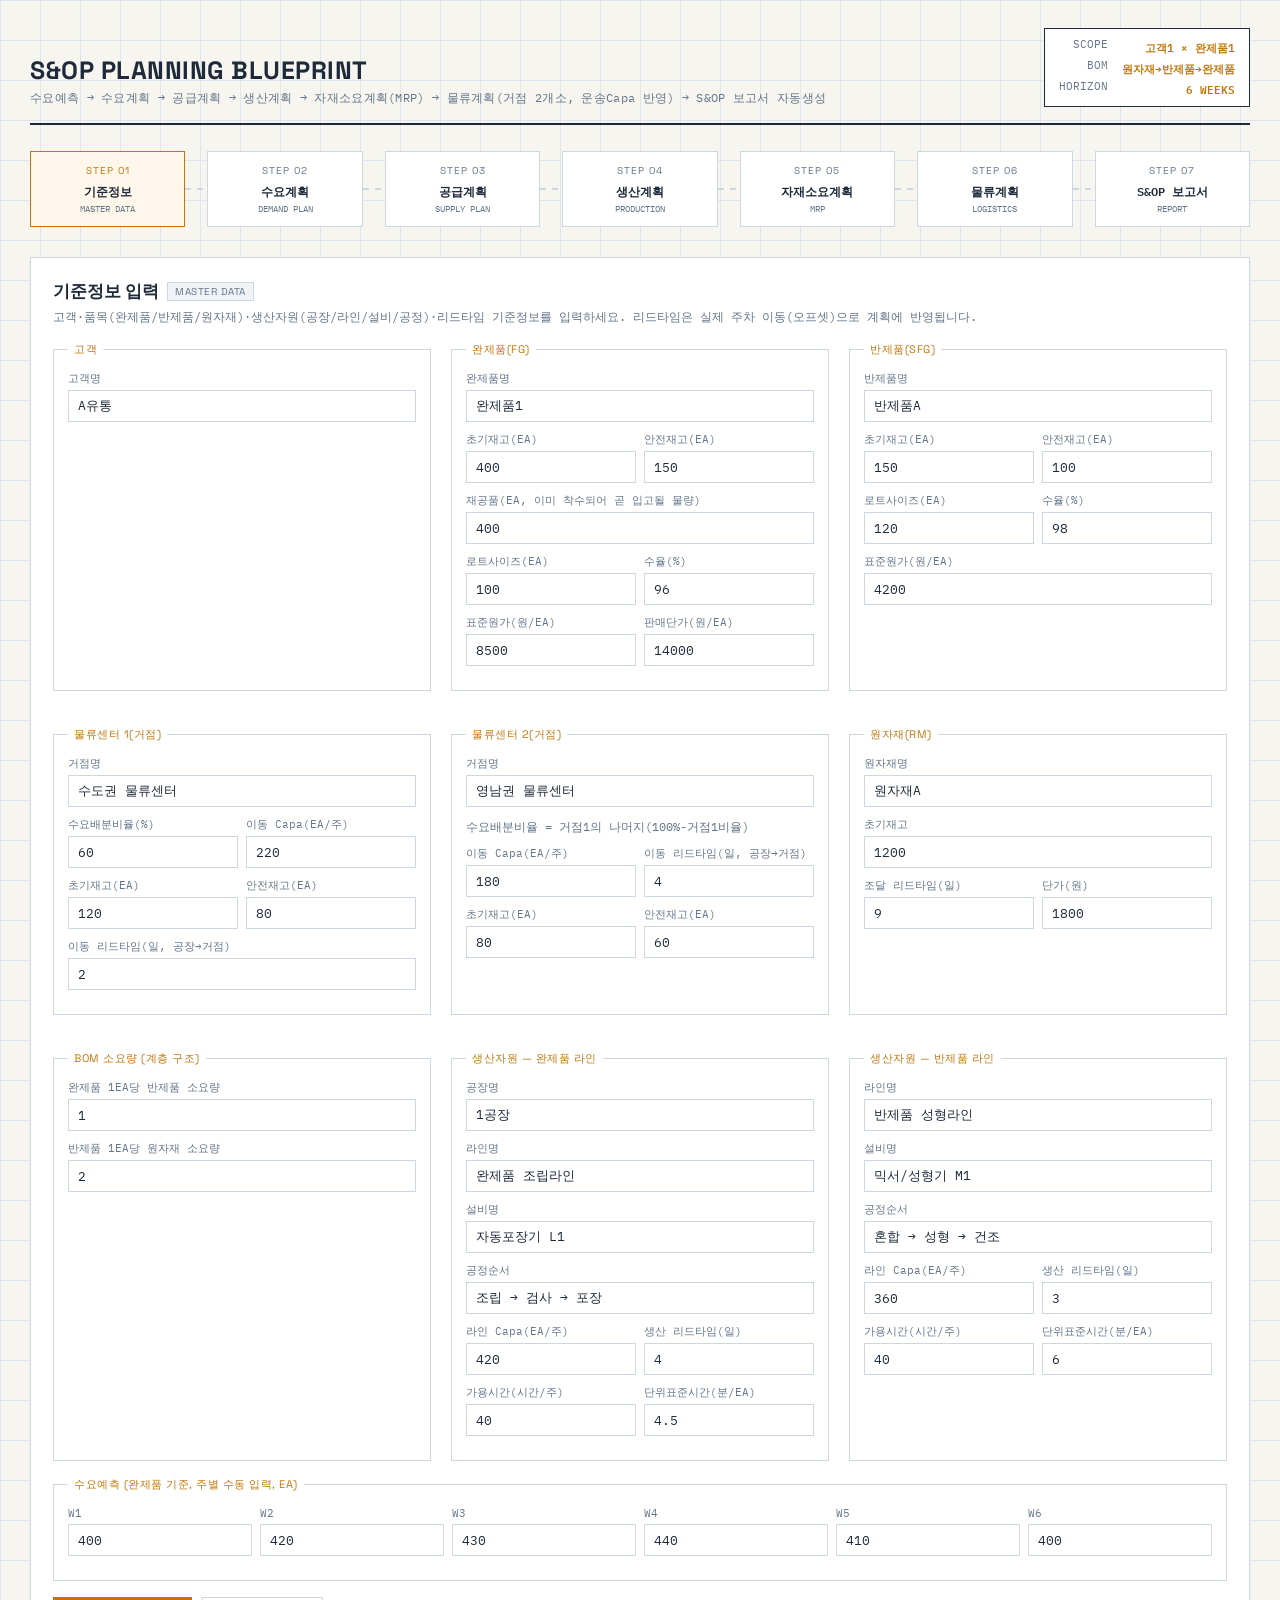
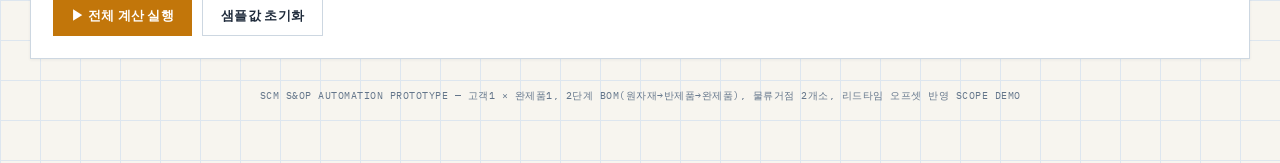
<file: index.html>
<!DOCTYPE html>
<html lang="ko">
<head>
<meta charset="UTF-8">
<meta name="viewport" content="width=device-width, initial-scale=1.0">
<title>S&OP Planning Blueprint</title>
<link rel="preconnect" href="https://fonts.googleapis.com">
<link rel="preconnect" href="https://fonts.gstatic.com" crossorigin>
<link href="https://fonts.googleapis.com/css2?family=Space+Grotesk:wght@400;500;600;700&family=IBM+Plex+Mono:wght@400;500;600;700&display=swap" rel="stylesheet">
<link rel="stylesheet" href="css/style.css">
</head>
<body>
<div class="wrap">

  <header>
    <div>
      <h1>S&amp;OP PLANNING BLUEPRINT</h1>
      <div class="subtitle">수요예측 → 수요계획 → 공급계획 → 생산계획 → 자재소요계획(MRP) → 물류계획(거점 2개소, 운송Capa 반영) → S&amp;OP 보고서 자동생성</div>
    </div>
    <div class="titleblock">
      <div>SCOPE</div><div><b>고객1 × 완제품1</b></div>
      <div>BOM</div><div><b>원자재→반제품→완제품</b></div>
      <div>HORIZON</div><div><b id="hrz-label">6 WEEKS</b></div>
    </div>
  </header>

  <div class="pipeline" id="pipeline"></div>

  <!-- STEP 0: 기준정보 -->
  <div class="panel" id="panel-0">
    <h2>기준정보 입력 <span class="tag">MASTER DATA</span></h2>
    <div class="desc">고객·품목(완제품/반제품/원자재)·생산자원(공장/라인/설비/공정)·리드타임 기준정보를 입력하세요. 리드타임은 실제 주차 이동(오프셋)으로 계획에 반영됩니다.</div>

    <div class="grid3">
      <fieldset>
        <legend>고객</legend>
        <div class="field"><label>고객명</label><input id="m-cust" value="A유통"></div>
      </fieldset>

      <fieldset>
        <legend>완제품(FG)</legend>
        <div class="field"><label>완제품명</label><input id="m-fg" value="완제품1"></div>
        <div class="row-inline">
          <div class="field"><label>초기재고(EA)</label><input type="number" id="m-fgstock0" value="400"></div>
          <div class="field"><label>안전재고(EA)</label><input type="number" id="m-fgsafety" value="150"></div>
        </div>
        <div class="row-inline">
          <div class="field"><label>재공품(EA, 이미 착수되어 곧 입고될 물량)</label><input type="number" id="m-fgwip" value="400"></div>
        </div>
        <div class="row-inline">
          <div class="field"><label>로트사이즈(EA)</label><input type="number" id="m-fglot" value="100"></div>
          <div class="field"><label>수율(%)</label><input type="number" id="m-fgyield" value="96"></div>
        </div>
        <div class="row-inline">
          <div class="field"><label>표준원가(원/EA)</label><input type="number" id="m-fgcost" value="8500"></div>
          <div class="field"><label>판매단가(원/EA)</label><input type="number" id="m-fgprice" value="14000"></div>
        </div>
      </fieldset>

      <fieldset>
        <legend>반제품(SFG)</legend>
        <div class="field"><label>반제품명</label><input id="m-sfg" value="반제품A"></div>
        <div class="row-inline">
          <div class="field"><label>초기재고(EA)</label><input type="number" id="m-sfgstock0" value="150"></div>
          <div class="field"><label>안전재고(EA)</label><input type="number" id="m-sfgsafety" value="100"></div>
        </div>
        <div class="row-inline">
          <div class="field"><label>로트사이즈(EA)</label><input type="number" id="m-sfglot" value="120"></div>
          <div class="field"><label>수율(%)</label><input type="number" id="m-sfgyield" value="98"></div>
        </div>
        <div class="row-inline">
          <div class="field"><label>표준원가(원/EA)</label><input type="number" id="m-sfgcost" value="4200"></div>
        </div>
      </fieldset>

      <fieldset>
        <legend>물류센터 1(거점)</legend>
        <div class="field"><label>거점명</label><input id="m-dc1name" value="수도권 물류센터"></div>
        <div class="row-inline">
          <div class="field"><label>수요배분비율(%)</label><input type="number" id="m-dc1ratio" value="60"></div>
          <div class="field"><label>이동 Capa(EA/주)</label><input type="number" id="m-dc1capa" value="220"></div>
        </div>
        <div class="row-inline">
          <div class="field"><label>초기재고(EA)</label><input type="number" id="m-dc1stock0" value="120"></div>
          <div class="field"><label>안전재고(EA)</label><input type="number" id="m-dc1safety" value="80"></div>
        </div>
        <div class="field"><label>이동 리드타임(일, 공장→거점)</label><input type="number" id="m-dc1lt" value="2"></div>
      </fieldset>

      <fieldset>
        <legend>물류센터 2(거점)</legend>
        <div class="field"><label>거점명</label><input id="m-dc2name" value="영남권 물류센터"></div>
        <div class="desc" style="margin:0 0 10px;">수요배분비율 = 거점1의 나머지(100%-거점1비율)</div>
        <div class="row-inline">
          <div class="field"><label>이동 Capa(EA/주)</label><input type="number" id="m-dc2capa" value="180"></div>
          <div class="field"><label>이동 리드타임(일, 공장→거점)</label><input type="number" id="m-dc2lt" value="4"></div>
        </div>
        <div class="row-inline">
          <div class="field"><label>초기재고(EA)</label><input type="number" id="m-dc2stock0" value="80"></div>
          <div class="field"><label>안전재고(EA)</label><input type="number" id="m-dc2safety" value="60"></div>
        </div>
      </fieldset>

      <fieldset>
        <legend>원자재(RM)</legend>
        <div class="field"><label>원자재명</label><input id="m-rm" value="원자재A"></div>
        <div class="field"><label>초기재고</label><input type="number" id="m-rmstock0" value="1200"></div>
        <div class="row-inline">
          <div class="field"><label>조달 리드타임(일)</label><input type="number" id="m-rmlt" value="9"></div>
          <div class="field"><label>단가(원)</label><input type="number" id="m-rmcost" value="1800"></div>
        </div>
      </fieldset>

      <fieldset>
        <legend>BOM 소요량 (계층 구조)</legend>
        <div class="field"><label>완제품 1EA당 반제품 소요량</label><input type="number" step="0.1" id="m-bom-sfg" value="1"></div>
        <div class="field"><label>반제품 1EA당 원자재 소요량</label><input type="number" step="0.1" id="m-bom-rm" value="2"></div>
      </fieldset>

      <fieldset>
        <legend>생산자원 — 완제품 라인</legend>
        <div class="field"><label>공장명</label><input id="m-factory" value="1공장"></div>
        <div class="field"><label>라인명</label><input id="m-fgline" value="완제품 조립라인"></div>
        <div class="field"><label>설비명</label><input id="m-fgequip" value="자동포장기 L1"></div>
        <div class="field"><label>공정순서</label><input id="m-fgroute" value="조립 → 검사 → 포장"></div>
        <div class="row-inline">
          <div class="field"><label>라인 Capa(EA/주)</label><input type="number" id="m-fgcapa" value="420"></div>
          <div class="field"><label>생산 리드타임(일)</label><input type="number" id="m-fglt" value="4"></div>
        </div>
        <div class="row-inline">
          <div class="field"><label>가용시간(시간/주)</label><input type="number" id="m-fghours" value="40"></div>
          <div class="field"><label>단위표준시간(분/EA)</label><input type="number" step="0.1" id="m-fgtime" value="4.5"></div>
        </div>
      </fieldset>

      <fieldset>
        <legend>생산자원 — 반제품 라인</legend>
        <div class="field"><label>라인명</label><input id="m-sfgline" value="반제품 성형라인"></div>
        <div class="field"><label>설비명</label><input id="m-sfgequip" value="믹서/성형기 M1"></div>
        <div class="field"><label>공정순서</label><input id="m-sfgroute" value="혼합 → 성형 → 건조"></div>
        <div class="row-inline">
          <div class="field"><label>라인 Capa(EA/주)</label><input type="number" id="m-sfgcapa" value="360"></div>
          <div class="field"><label>생산 리드타임(일)</label><input type="number" id="m-sfglt" value="3"></div>
        </div>
        <div class="row-inline">
          <div class="field"><label>가용시간(시간/주)</label><input type="number" id="m-sfghours" value="40"></div>
          <div class="field"><label>단위표준시간(분/EA)</label><input type="number" step="0.1" id="m-sfgtime" value="6"></div>
        </div>
      </fieldset>
    </div>

    <fieldset>
      <legend>수요예측 (완제품 기준, 주별 수동 입력, EA)</legend>
      <div class="row-inline" id="forecast-inputs"></div>
    </fieldset>

    <div class="btnrow">
      <button onclick="runAll()">▶ 전체 계산 실행</button>
      <button class="secondary" onclick="loadSample()">샘플값 초기화</button>
    </div>
  </div>

  <!-- STEP 1: 수요계획 -->
  <div class="panel" id="panel-1">
    <h2>수요계획 <span class="tag">DEMAND PLAN</span></h2>
    <div class="desc">수요계획 = 수요예측 × 조정계수. 프로모션/트렌드 등을 반영해 주별로 예측치를 보정합니다.</div>
    <fieldset>
      <legend>주별 조정계수(%)</legend>
      <div class="row-inline" id="adj-inputs"></div>
    </fieldset>
    <button onclick="runAll()">재계산</button>
    <table id="tbl-demandplan"></table>
  </div>

  <!-- STEP 2: 공급계획 -->
  <div class="panel" id="panel-2">
    <h2>공급계획 <span class="tag">SUPPLY PLAN</span></h2>
    <div class="desc">공급계획(ATP) = min(수요계획, 완제품 기초재고 + 완제품 라인 주간 Capa). 리드타임을 감안하지 않은 당장의 가용 공급능력 기준 판단입니다.</div>
    <table id="tbl-supplyplan"></table>
  </div>

  <!-- STEP 3: 생산계획 -->
  <div class="panel" id="panel-3">
    <h2>생산계획 <span class="tag">PRODUCTION PLAN — 완제품</span></h2>
    <div class="desc" id="route-desc-fg"></div>
    <div class="routing" id="routing-fg"></div>
    <div class="note" id="lt-note-fg"></div>
    <div class="desc">시계열 MRP 로직: 총소요량(GR) → 순소요량(NR) → 계획입고량(로트 단위, 완성 시점) → <b>계획착수량(생산 리드타임만큼 앞당긴 실제 착수 시점)</b>. 착수 시점의 수량이 반제품에 대한 종속수요로 다음 단계에 전달됩니다.</div>
    <table id="tbl-productionplan"></table>
  </div>

  <!-- STEP 4: 자재소요계획 (MRP) -->
  <div class="panel" id="panel-4">
    <h2>자재소요계획 <span class="tag">MRP — 반제품 &amp; 원자재</span></h2>
    <div class="routing" id="routing-sfg"></div>
    <div class="note" id="lt-note-sfgrm"></div>
    <div class="desc">완제품 계획착수 시점의 수량 × BOM비율이 반제품의 총소요량이 되고, 반제품 역시 생산 리드타임만큼 앞당겨 착수합니다. 반제품 계획착수 수량 × BOM비율은 다시 원자재 총소요량이 되어 조달 리드타임만큼 앞당겨 발주됩니다.</div>
    <table id="tbl-mrp"></table>
  </div>

  <!-- STEP 5: 물류·출하계획 -->
  <div class="panel" id="panel-5">
    <h2>물류·출하계획 <span class="tag">LOGISTICS — 물류센터 2개소</span></h2>
    <div class="routing" id="routing-dc"></div>
    <div class="note" id="lt-note-dc"></div>
    <div class="desc">고객 수요를 거점별 배분비율로 나눠 각 거점의 순소요량(NR)을 구하고, 거점 재고·안전재고를 감안한 거점입고량을 계산합니다. 이 입고량을 이동 리드타임만큼 앞당긴 것이 "공장 출하지시(계획착수)"이며, 이 값의 합이 완제품 생산계획의 총소요량(GR)이 됩니다. 이동 Capa(트럭 적재 기준)를 초과하면 CAPA초과로 표시됩니다.</div>
    <table id="tbl-logistics"></table>
  </div>

  <!-- STEP 6: S&OP 보고서 -->
  <div class="panel" id="panel-6">
    <h2>S&amp;OP 보고서 <span class="tag">AUTO-GENERATED</span></h2>
    <div class="desc" id="sop-scope"></div>

    <div class="kpi-row" id="kpi-row"></div>

    <div class="report-block">
      <h3>수요 vs 공급 Gap (완제품, ATP 기준)</h3>
      <div class="legend-row">
        <span><span class="swatch" style="background:var(--teal)"></span>공급계획</span>
        <span><span class="swatch" style="border:1px dashed var(--amber)"></span>수요계획</span>
      </div>
      <div class="barchart" id="chart-gap"></div>
    </div>

    <div class="report-block">
      <h3>주별 기말재고 추이 (완제품, MRP 기준)</h3>
      <div class="barchart" id="chart-inv"></div>
    </div>

    <div class="report-block">
      <h3>주별 착수(발주) 물량 — 리드타임 오프셋 반영</h3>
      <div class="legend-row">
        <span><span class="swatch" style="background:var(--amber)"></span>완제품 착수</span>
        <span><span class="swatch" style="background:var(--teal)"></span>반제품 착수</span>
      </div>
      <div class="barchart" id="chart-release"></div>
    </div>

    <div class="report-block">
      <h3>리스크 &amp; 코멘트</h3>
      <div class="comment" id="risk-comment"></div>
    </div>

    <div class="report-block">
      <h3>손익 요약(생산계획 기준)</h3>
      <table id="tbl-pl"></table>
    </div>
  </div>

  <footer>SCM S&amp;OP AUTOMATION PROTOTYPE — 고객1 × 완제품1, 2단계 BOM(원자재→반제품→완제품), 물류거점 2개소, 리드타임 오프셋 반영 SCOPE DEMO</footer>
</div>

<script src="js/planning-engine.js"></script>
<script src="js/ui-controller.js"></script>
</body>
</html>
</file>
<file: css/style.css>
:root{
  --bg:#f7f5ef; --bg-grid:#dde6ef; --bg-panel:#ffffff; --bg-panel-raised:#f0f4f8;
  --line:#cdd7e1; --ink:#1e2a3a; --ink-dim:#63758a;
  --amber:#c2760a; --teal:#0f8a7d; --coral:#c62f2f;
  --font-display:'Space Grotesk', sans-serif; --font-mono:'IBM Plex Mono', monospace;
}
*{box-sizing:border-box;}
html,body{margin:0;padding:0;}
body{
  background:
    linear-gradient(var(--bg-grid) 1px, transparent 1px) 0 0/40px 40px,
    linear-gradient(90deg, var(--bg-grid) 1px, transparent 1px) 0 0/40px 40px,
    var(--bg);
  color:var(--ink); font-family:var(--font-mono); min-height:100vh; padding:28px 20px 60px;
}
.wrap{max-width:1220px;margin:0 auto;}
header{display:flex;justify-content:space-between;align-items:flex-end;border-bottom:2px solid var(--ink);padding-bottom:16px;margin-bottom:22px;flex-wrap:wrap;gap:14px;}
h1{font-family:var(--font-display);font-weight:700;font-size:25px;letter-spacing:0.5px;margin:0 0 4px;color:var(--ink);}
.subtitle{color:var(--ink-dim);font-size:12px;letter-spacing:0.3px;}
.titleblock{border:1px solid var(--ink);background:#fff;padding:8px 14px;font-size:10.5px;color:var(--ink-dim);display:grid;grid-template-columns:auto auto;gap:2px 14px;text-align:right;}
.titleblock b{color:var(--amber);font-weight:600;}

.pipeline{display:flex;align-items:center;margin:26px 0 24px;overflow-x:auto;padding-bottom:6px;}
.station{flex:1;min-width:104px;text-align:center;cursor:pointer;position:relative;padding:12px 5px;border:1px solid var(--line);background:var(--bg-panel);transition:all .15s ease;}
.station:hover{border-color:var(--teal);}
.station.active{border-color:var(--amber);background:#fff7ea;}
.station .num{font-family:var(--font-display);font-size:10px;color:var(--ink-dim);letter-spacing:1px;}
.station.active .num{color:var(--amber);}
.station .label{font-size:12px;margin-top:4px;font-weight:600;color:var(--ink);}
.station .sub{font-size:9px;color:var(--ink-dim);margin-top:2px;}
.pipe{width:22px;height:2px;background:repeating-linear-gradient(90deg,var(--line) 0 6px,transparent 6px 12px);flex-shrink:0;}

.panel{display:none;border:1px solid var(--line);background:var(--bg-panel);padding:22px;box-shadow:0 1px 3px rgba(30,42,58,0.06);}
.panel.show{display:block;}
.panel h2{font-family:var(--font-display);font-size:17px;margin:0 0 4px;color:var(--ink);display:flex;align-items:center;gap:8px;flex-wrap:wrap;}
.panel h2 .tag{font-size:10px;background:var(--bg-panel-raised);border:1px solid var(--line);padding:2px 7px;color:var(--ink-dim);letter-spacing:0.5px;font-weight:400;}
.panel .desc{color:var(--ink-dim);font-size:12px;margin-bottom:16px;line-height:1.6;}
.panel .note{color:var(--amber);font-size:11.5px;margin-bottom:14px;line-height:1.6;background:#fff7ea;border:1px solid #f0d9a8;padding:9px 12px;}

.grid2{display:grid;grid-template-columns:1fr 1fr;gap:20px;}
.grid3{display:grid;grid-template-columns:repeat(3,1fr);gap:20px;}
@media(max-width:900px){.grid2,.grid3{grid-template-columns:1fr;}}

fieldset{border:1px solid var(--line);padding:14px;margin:0 0 16px;}
legend{font-size:11px;color:var(--amber);letter-spacing:0.5px;padding:0 6px;font-family:var(--font-display);}
.field{margin-bottom:10px;}
.field label{display:block;font-size:10.5px;color:var(--ink-dim);margin-bottom:4px;}
.field input{width:100%;background:#fff;border:1px solid var(--line);color:var(--ink);padding:7px 9px;font-family:var(--font-mono);font-size:12.5px;}
.field input:focus{outline:none;border-color:var(--teal);}
.row-inline{display:flex;gap:8px;flex-wrap:wrap;}
.row-inline .field{flex:1;min-width:110px;}

table{width:100%;border-collapse:collapse;font-size:12px;margin-top:6px;}
th,td{border:1px solid var(--line);padding:6px 7px;text-align:right;}
th{background:var(--bg-panel-raised);color:var(--ink-dim);font-weight:500;font-size:10.5px;}
td:first-child,th:first-child{text-align:left;color:var(--ink-dim);}
.badge{display:inline-block;padding:1px 6px;font-size:9.5px;border:1px solid currentColor;margin-left:3px;}

.btnrow{display:flex;gap:10px;margin-top:16px;flex-wrap:wrap;}
button{font-family:var(--font-display);font-weight:600;font-size:12.5px;letter-spacing:0.3px;background:var(--amber);color:#fff;border:none;padding:10px 18px;cursor:pointer;}
button:hover{background:#a3630a;}
button.secondary{background:transparent;color:var(--ink);border:1px solid var(--line);}
button.secondary:hover{border-color:var(--teal);color:var(--teal);}

.kpi-row{display:grid;grid-template-columns:repeat(4,1fr);gap:12px;margin:18px 0;}
@media(max-width:760px){.kpi-row{grid-template-columns:repeat(2,1fr);}}
.kpi{border:1px solid var(--line);background:var(--bg-panel-raised);padding:14px;}
.kpi .v{font-family:var(--font-display);font-size:21px;color:var(--amber);}
.kpi .l{font-size:10px;color:var(--ink-dim);margin-top:2px;}
.kpi.risk{border-color:var(--coral);} .kpi.risk .v{color:var(--coral);}
.kpi.good{border-color:var(--teal);} .kpi.good .v{color:var(--teal);}

.barchart{display:flex;align-items:flex-end;gap:10px;height:130px;margin:14px 0 6px;border-bottom:1px solid var(--ink);}
.bargrp{flex:1;display:flex;flex-direction:column;align-items:center;justify-content:flex-end;height:100%;gap:2px;}
.bar{width:60%;background:var(--teal);position:relative;min-height:2px;}
.barlabel{font-size:9.5px;color:var(--ink-dim);margin-top:6px;}
.legend-row{display:flex;gap:16px;font-size:10px;color:var(--ink-dim);margin-bottom:4px;}
.legend-row span{display:flex;align-items:center;gap:5px;}
.swatch{width:10px;height:10px;display:inline-block;}

.report-block{border:1px solid var(--line);padding:16px;margin-bottom:14px;background:var(--bg-panel-raised);}
.report-block h3{font-family:var(--font-display);font-size:13px;margin:0 0 10px;color:var(--amber);}
.comment{font-size:12px;line-height:1.8;color:var(--ink);}
.stamp{display:inline-block;border:2px solid var(--coral);color:var(--coral);padding:4px 10px;font-family:var(--font-display);font-size:10.5px;letter-spacing:1px;transform:rotate(-3deg);margin-left:8px;background:#fff;}
.stamp.safe{border-color:var(--teal);color:var(--teal);}

.routing{display:flex;align-items:stretch;gap:0;margin:6px 0 20px;overflow-x:auto;}
.rnode{border:1px solid var(--line);background:var(--bg-panel-raised);padding:10px 14px;min-width:150px;flex-shrink:0;}
.rnode .rtitle{font-size:9.5px;color:var(--amber);letter-spacing:0.5px;font-family:var(--font-display);margin-bottom:4px;}
.rnode .rmain{font-size:12.5px;color:var(--ink);font-weight:600;}
.rnode .rsub{font-size:10px;color:var(--ink-dim);margin-top:3px;line-height:1.5;}
.rarrow{display:flex;align-items:center;justify-content:center;min-width:30px;color:var(--ink-dim);font-size:16px;flex-shrink:0;}

footer{margin-top:30px;text-align:center;color:var(--ink-dim);font-size:10px;letter-spacing:0.5px;}
</file>
